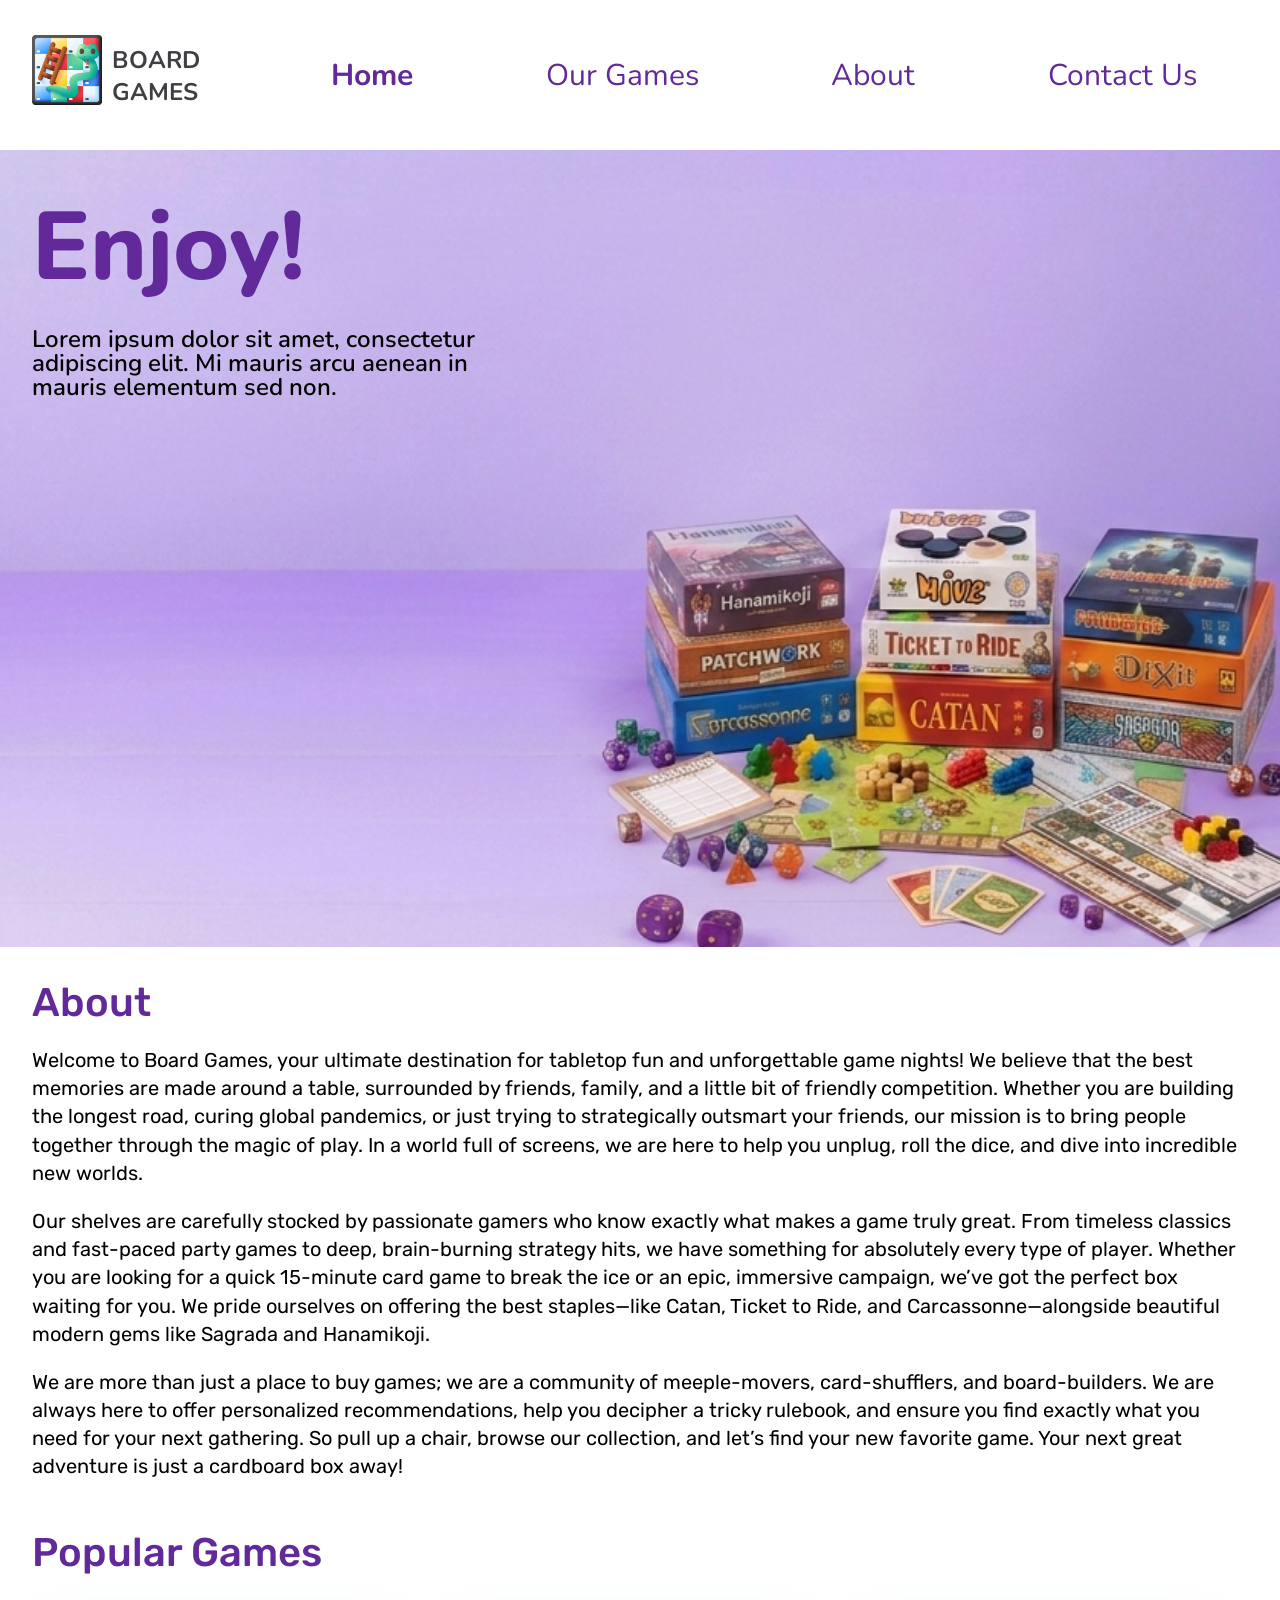
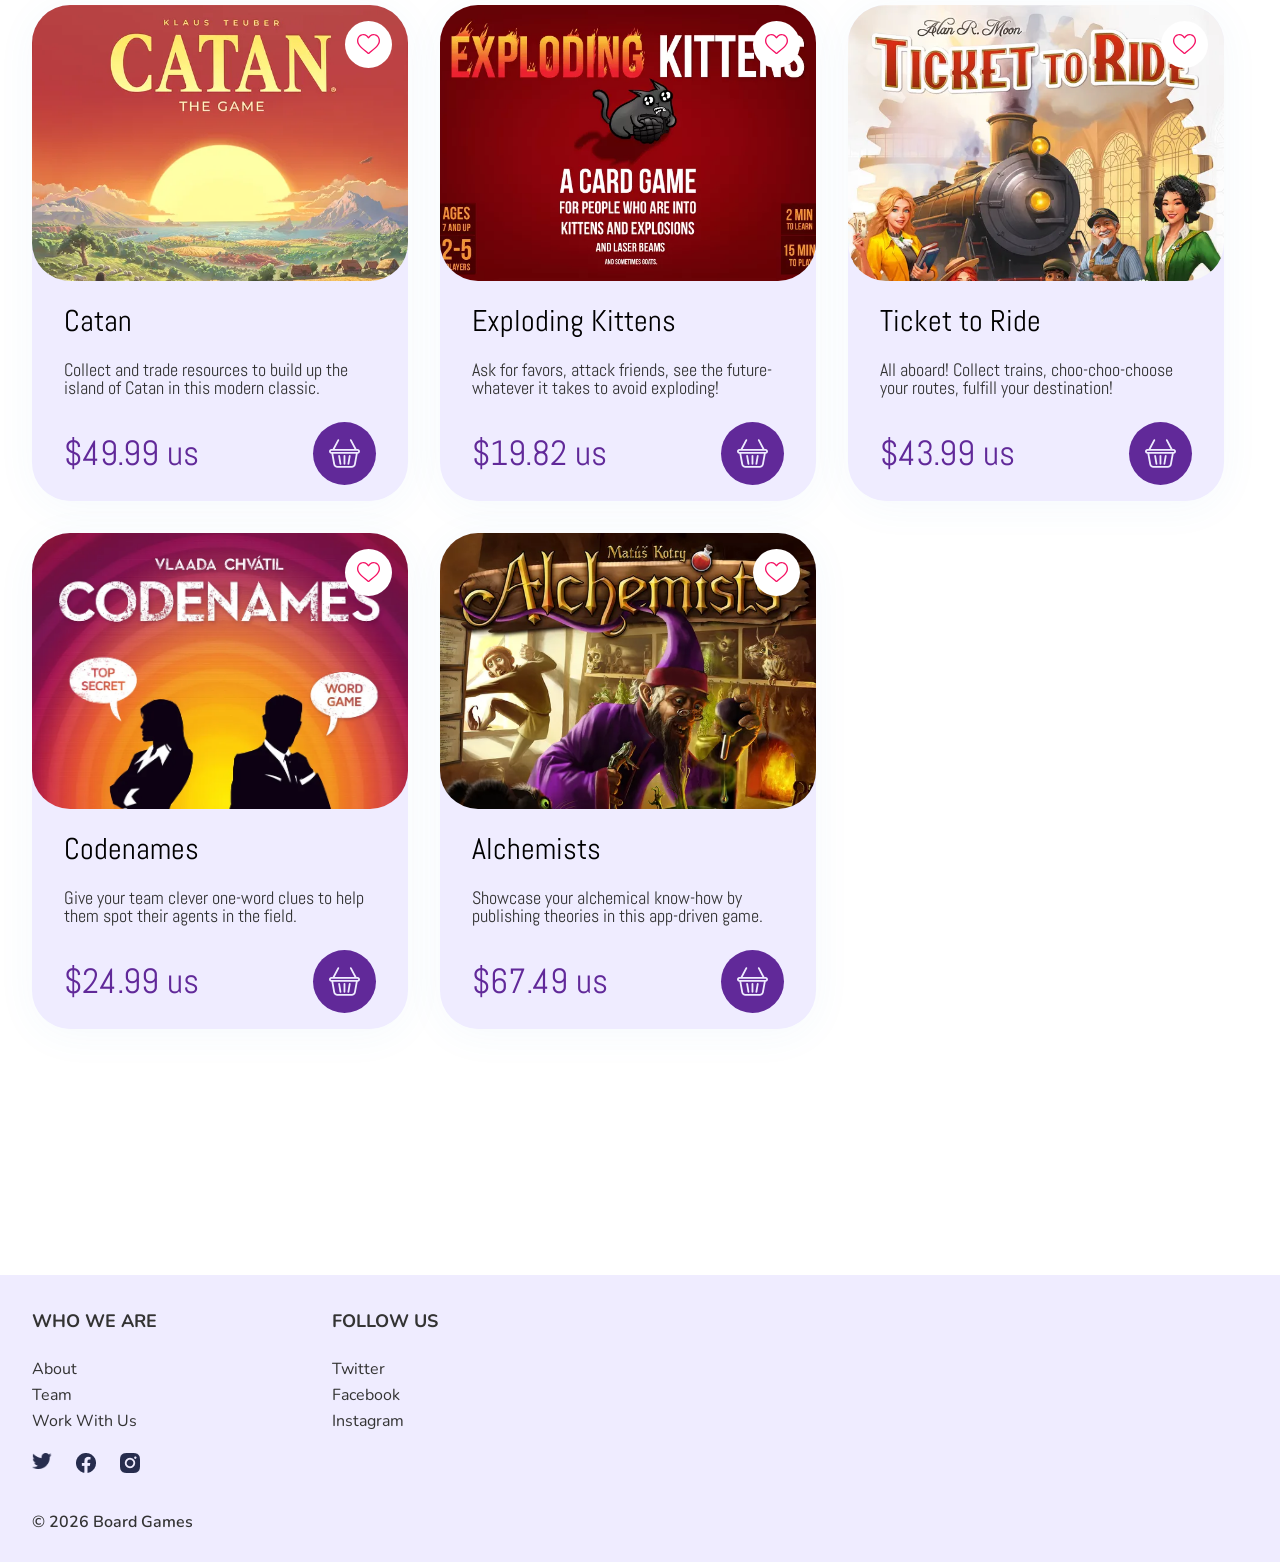
<file: index.html>
<!doctype html>
<html lang="en">
  <head>
    <title>Board Games</title>
    <meta charset="UTF-8" />
    <meta name="viewport" content="width=device-width, initial-scale=1.0" />
    <link rel="preconnect" href="https://fonts.googleapis.com" />
    <link rel="preconnect" href="https://fonts.gstatic.com" crossorigin />
    <link
      href="https://fonts.googleapis.com/css2?family=Abel&family=Nunito:wght@400;700;900&family=Rubik:wght@400;700;900&display=swap"
      rel="stylesheet"
    />
    <link rel="stylesheet" href="css/index.css" />
  </head>

  <body>
    <div id="wrapper">
      <header>
        <div class="logo-wrapper">
          <div class="logo">
            <img src="Assets/Header_Logo.png" alt="Header_Logo" width="70" />
          </div>
          <div class="title">BOARD GAMES</div>
        </div>

        <div class="header-buttons">
          <a class="home" href="#"><b>Home</b></a>
          <a class="shop" href="our-games.html">Our Games</a>
          <a class="about" href="#">About</a>
          <a class="contact" href="#">Contact Us</a>
        </div>
      </header>

      <main>
        <div class="main-img">
          <div class="main-img-texts">
            <div class="main-img-title">
              <h1>Enjoy!</h1>
            </div>
            <div class="main-img-desc">
              <p>
                Lorem ipsum dolor sit amet, consectetur adipiscing elit. Mi
                mauris arcu aenean in mauris elementum sed non.
              </p>
            </div>
          </div>
        </div>

        <div class="about-box">
          <div class="about-header">About</div>
          <div class="about-text">
            <p>
              Welcome to Board Games, your ultimate destination for tabletop fun
              and unforgettable game nights! We believe that the best memories
              are made around a table, surrounded by friends, family, and a
              little bit of friendly competition. Whether you are building the
              longest road, curing global pandemics, or just trying to
              strategically outsmart your friends, our mission is to bring
              people together through the magic of play. In a world full of
              screens, we are here to help you unplug, roll the dice, and dive
              into incredible new worlds.
            </p>

            <p>
              Our shelves are carefully stocked by passionate gamers who know
              exactly what makes a game truly great. From timeless classics and
              fast-paced party games to deep, brain-burning strategy hits, we
              have something for absolutely every type of player. Whether you
              are looking for a quick 15-minute card game to break the ice or an
              epic, immersive campaign, we’ve got the perfect box waiting for
              you. We pride ourselves on offering the best staples—like Catan,
              Ticket to Ride, and Carcassonne—alongside beautiful modern gems
              like Sagrada and Hanamikoji.
            </p>

            <p>
              We are more than just a place to buy games; we are a community of
              meeple-movers, card-shufflers, and board-builders. We are always
              here to offer personalized recommendations, help you decipher a
              tricky rulebook, and ensure you find exactly what you need for
              your next gathering. So pull up a chair, browse our collection,
              and let’s find your new favorite game. Your next great adventure
              is just a cardboard box away!
            </p>
          </div>
        </div>

        <div class="populars-header">Popular Games</div>

        <div class="cards-container">
          <div class="card">
            <div class="card-top">
              <img class="game-img" src="Assets/catan.jpg" alt="Catan Image" />
              <button class="card-heart-btn" aria-label="Add to favorites">
                <img src="Assets/heart-icon.svg" />
              </button>
            </div>

            <div class="card-bottom">
              <h2 class="card-title">Catan</h2>
              <p class="card-description">
                Collect and trade resources to build up the island of Catan in
                this modern classic.
              </p>
              <div class="card-footer">
                <span class="card-price">$49.99 us</span>
                <button class="card-cart-btn" aria-label="Add to Cart">
                  <img src="Assets/shopping-basket.svg" />
                </button>
              </div>
            </div>
          </div>

          <div class="card">
            <div class="card-top">
              <img
                class="game-img"
                src="Assets/explodingkittens.jpg"
                alt="Exploding Kittens Image"
              />
              <button class="card-heart-btn" aria-label="Add to favorites">
                <img src="Assets/heart-icon.svg" />
              </button>
            </div>

            <div class="card-bottom">
              <h2 class="card-title">Exploding Kittens</h2>
              <p class="card-description">
                Ask for favors, attack friends, see the future- whatever it
                takes to avoid exploding!
              </p>
              <div class="card-footer">
                <span class="card-price">$19.82 us</span>
                <button class="card-cart-btn" aria-label="Add to Cart">
                  <img src="Assets/shopping-basket.svg" />
                </button>
              </div>
            </div>
          </div>

          <div class="card">
            <div class="card-top">
              <img
                class="game-img"
                src="Assets/ticketToRide.jpg"
                alt="Ticket to Ride Image"
              />
              <button class="card-heart-btn" aria-label="Add to favorites">
                <img src="Assets/heart-icon.svg" />
              </button>
            </div>

            <div class="card-bottom">
              <h2 class="card-title">Ticket to Ride</h2>
              <p class="card-description">
                All aboard! Collect trains, choo-choo-choose your routes,
                fulfill your destination!
              </p>
              <div class="card-footer">
                <span class="card-price">$43.99 us</span>
                <button class="card-cart-btn" aria-label="Add to Cart">
                  <img src="Assets/shopping-basket.svg" />
                </button>
              </div>
            </div>
          </div>

          <div class="card">
            <div class="card-top">
              <img
                class="game-img"
                src="Assets/codenames.jpg"
                alt="Codenames Image"
              />
              <button class="card-heart-btn" aria-label="Add to favorites">
                <img src="Assets/heart-icon.svg" />
              </button>
            </div>

            <div class="card-bottom">
              <h2 class="card-title">Codenames</h2>
              <p class="card-description">
                Give your team clever one-word clues to help them spot their
                agents in the field.
              </p>
              <div class="card-footer">
                <span class="card-price">$24.99 us</span>
                <button class="card-cart-btn" aria-label="Add to Cart">
                  <img src="Assets/shopping-basket.svg" />
                </button>
              </div>
            </div>
          </div>

          <div class="card">
            <div class="card-top">
              <img
                class="game-img"
                src="Assets/alchemists.jpg"
                alt="Alchemists Image"
              />
              <button class="card-heart-btn" aria-label="Add to favorites">
                <img src="Assets/heart-icon.svg" />
              </button>
            </div>

            <div class="card-bottom">
              <h2 class="card-title">Alchemists</h2>
              <p class="card-description">
                Showcase your alchemical know-how by publishing theories in this
                app-driven game.
              </p>
              <div class="card-footer">
                <span class="card-price">$67.49 us</span>
                <button class="card-cart-btn" aria-label="Add to Cart">
                  <img src="Assets/shopping-basket.svg" />
                </button>
              </div>
            </div>
          </div>
        </div>
      </main>

      <footer>
        <div class="footer-boxes">
          <div class="footer-box">
            <div class="footer-box-title">WHO WE ARE</div>
            <div class="footer-clickables">
              <a class="footer-about" href="#">About</a>
              <a class="footer-team" href="#">Team</a>
              <a class="footer-work" href="#">Work With Us</a>
            </div>
            <div class="social-logos">
              <a href="https://x.com" target="_blank"><img src="Assets/Twitter_logo.png" alt="Twitter logo"/></a>
              <a href="https://facebook.com" target="_blank"><img src="Assets/Facebook_logo.png" alt="Facebook logo"/></a>
              <a href="https://instagram.com" target="_blank"><img src="Assets/Instagram_logo.png" alt="Instagram logo"/></a>
            </div>
          </div>

          <div class="footer-box">
            <div class="footer-box-title">FOLLOW US</div>
            <div class="footer-clickables">
              <a class="footer-twitter" href="https://x.com" target="_blank">Twitter</a>
              <a class="footer-facebook" href="https://facebook.com" target="_blank">Facebook</a>
              <a class="footer-instagram" href="https://instagram.com" target="_blank">Instagram</a>
            </div>
          </div>
        </div>
        <div class="copyright">© 2026 Board Games</div>
      </footer>
    </div>
  </body>
</html>
</file>
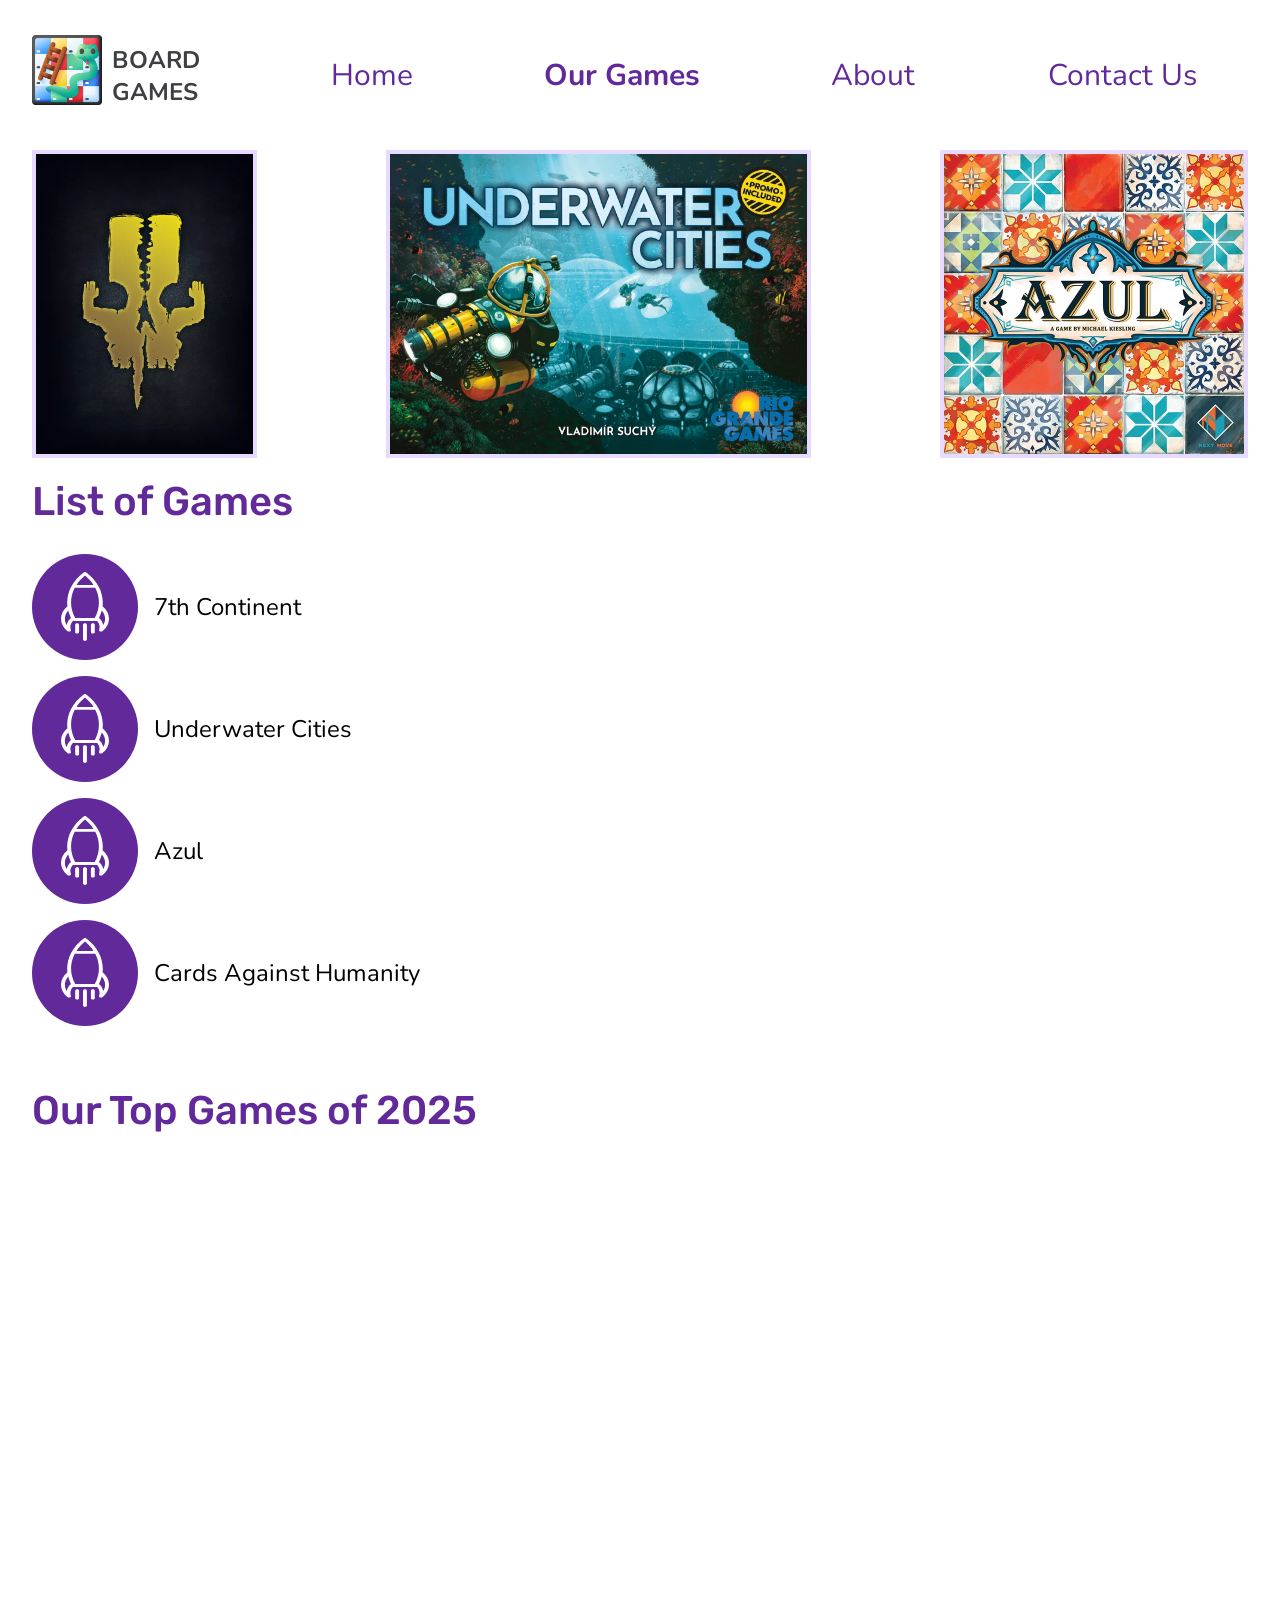
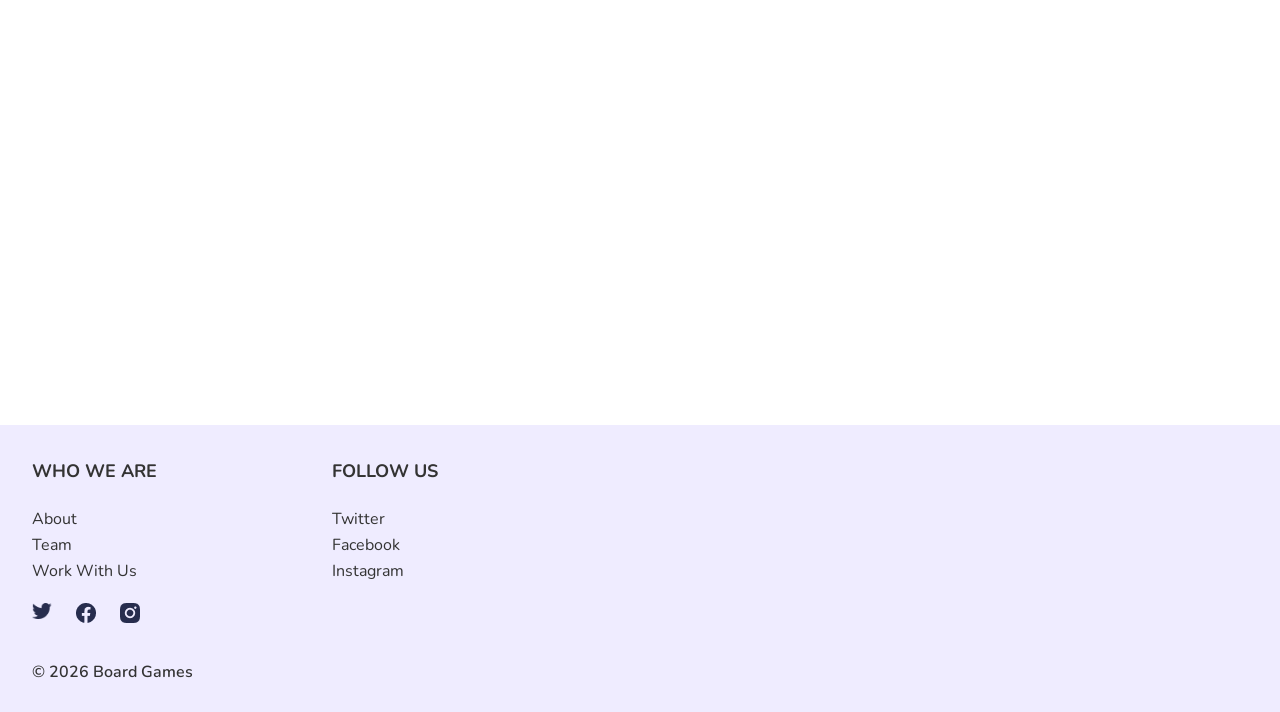
<file: our-games.html>
<!doctype html>
<html lang="en">
  <head>
    <meta charset="UTF-8" />
    <meta name="viewport" content="width=device-width, initial-scale=1.0" />
    <link rel="stylesheet" href="css/index.css" />
    <link rel="stylesheet" href="css/our-games.css" />
    <title>Our Games</title>
  </head>
  <body>
    <div id="wrapper">
      <header>
        <div class="logo-wrapper">
          <div class="logo">
            <img src="Assets/Header_Logo.png" alt="Header_Logo" width="70" />
          </div>
          <div class="title">BOARD GAMES</div>
        </div>

        <div class="header-buttons">
          <a class="home" href="index.html">Home</a>
          <a class="shop" href="#"><b>Our Games</b></a>
          <a class="about" href="#">About</a>
          <a class="contact" href="#">Contact Us</a>
        </div>
      </header>

      <main>
        <div class="header-games-imgs">
          <img src="Assets/7th-continent.jpg" />
          <img src="Assets/underwater-cities.jpg" />
          <img src="Assets/azul.jpg" />
        </div>

        <h2 class="game-list-title">List of Games</h2>
        <div class="game-list">
          <ul>
            <li>
              <img src="Assets/rocket-icon.svg" /><span>7th Continent</span>
            </li>
            <li>
              <img src="Assets/rocket-icon.svg" /><span>Underwater Cities</span>
            </li>
            <li><img src="Assets/rocket-icon.svg" /><span>Azul</span></li>
            <li>
              <img src="Assets/rocket-icon.svg" /><span
                >Cards Against Humanity</span
              >
            </li>
          </ul>
        </div>

        <h2 class="yt-title">Our Top Games of 2025</h2>
        <iframe
          width="100%"
          height="600"
          src="https://www.youtube.com/embed/b7oAU0Q6TZI?si=ELrT2iNQ0gy-Nk26"
          title="YouTube video player"
          frameborder="0"
          allow="
            accelerometer;
            autoplay;
            clipboard-write;
            encrypted-media;
            gyroscope;
            picture-in-picture;
            web-share;
          "
          referrerpolicy="strict-origin-when-cross-origin"
          allowfullscreen
        ></iframe>
      </main>

      <footer>
        <div class="footer-boxes">
          <div class="footer-box">
            <div class="footer-box-title">WHO WE ARE</div>
            <div class="footer-clickables">
              <a class="footer-about" href="#">About</a>
              <a class="footer-team" href="#">Team</a>
              <a class="footer-work" href="#">Work With Us</a>
            </div>
            <div class="social-logos">
              <a href="https://x.com" target="_blank"><img src="Assets/Twitter_logo.png" alt="Twitter logo"/></a>
              <a href="https://facebook.com" target="_blank"><img src="Assets/Facebook_logo.png" alt="Facebook logo"/></a>
              <a href="https://instagram.com" target="_blank"><img src="Assets/Instagram_logo.png" alt="Instagram logo"/></a>
            </div>
          </div>

          <div class="footer-box">
            <div class="footer-box-title">FOLLOW US</div>
            <div class="footer-clickables">
              <a class="footer-twitter" href="https://x.com" target="_blank">Twitter</a>
              <a class="footer-facebook" href="https://facebook.com" target="_blank">Facebook</a>
              <a class="footer-instagram" href="https://instagram.com" target="_blank">Instagram</a>
            </div>
          </div>
        </div>
        <div class="copyright">© 2026 Board Games</div>
      </footer>
    </div>
  </body>
</html>
</file>
<file: css/index.css>
@import url("https://fonts.googleapis.com/css2?family=Abel&family=Nunito:wght@400;700;900&family=Rubik:wght@400;700;900&display=swap");

#wrapper {
    max-width: 1400px;
    margin: 0 auto;
    padding: 0px 32px;
}

header {
    font-size: 30px;
    width: 100%;
    height: 150px;
    display: flex;
    align-items: center;
    justify-content: flex-start;
    padding-top: 1px;
    box-sizing: border-box;
}

.logo-wrapper{
    display: flex;
    flex-direction: row;
    justify-content: center;
    align-items: center;
}

.title{
    font-weight: 700;
    padding-left: 10px;
    color: #3E3F43;
    font-size: 24px;
}

.header-buttons,
.header-buttons a{
    width: 100%;
    display: flex;
    color: #612999;
    font-weight: 400;
    align-items: center;
    justify-content: space-evenly;
    text-decoration: none;
}

.header-buttons a:hover{
    cursor: pointer;
    color: purple;
}

.home{
    font-weight: 700;
}

body{
    background-color: white;
    font-family: 'Nunito',sans-serif;
    overflow-x: hidden;
    margin: 0
}

main{
    display: flex;
    flex-direction: column;
    gap: 32px;
}

.main-img{
    width: 100vw;
    height: 797px;
    margin-left: calc(50% - 50vw);
    background-image: url(../Assets/background_img.png);
    background-repeat: no-repeat;
    background-size: cover;
    display: flex;
    flex-direction: row;
    align-items: flex-start;
    justify-content: flex-start;
    box-sizing: border-box;
}

.main-img-texts{
    padding: 32px;
    display: flex;
    flex-direction: column;
}

.main-img-title{
    height: 131px;
    width: 448px;
    display: flex;
    align-items: center;
}

.main-img-title > h1{
    line-height: 100%;
    color: #612999;
    font-size: 96px;
    font-weight: 800;
}

.main-img-desc{
    height: 99px;
    width: 448px;
    display: flex;
    align-items: center;
}

.main-img-desc > p{
    line-height: 100%;
    font-size: 24px;
    font-weight: 600;
}

.about-box{
    font-family: "Rubik",sans-serif;
    display: flex;
    flex-direction: column;
    align-items: flex-start;
}

.about-header{
    font-weight: 500;
    font-size: 40px;
    color: #612999;
}

.about-text{
    font-size: 20px;
    font-weight: 400;
    color: black;
    line-height: 141%;
}

.populars-header{
    font-family: "Rubik",sans-serif;
    font-weight: 500;
    font-size: 40px;
    color: #612999;
    line-height: 40px;
}

.cards-container{
    font-family: Abel;
    min-height: 1000px;
    display: flex;
    flex-direction: row;
    flex-wrap: wrap;
    justify-content: start;
    align-items: start;
    width: 100%;
    gap: 32px;
}

.card{
    background-color: #EFECFF;
    height: 496px;
    width: 376px;
    border-radius: 38px;
    box-shadow: 0px 6px 40px 0px rgba(57, 132, 187, 0.05);
}

.card-top{
    position: relative;
}

.game-img{
    width: 100%;
    height: 276px;
    object-fit: cover;
    object-position: top;
    border-radius: 38px;
    display: block;
}

.card-heart-btn {
  position: absolute;
  top: 16px;
  right: 16px;
  background-color: white;
  border: none;
  width: 47px;
  height: 47px;
  border-radius: 50%;
  display: flex;
  justify-content: center;
  align-items: center;
  cursor: pointer;
}

.card-heart-btn img {
  width: 23px;
  height: 20px;
  object-fit: contain;
}

.card-bottom {
  display: flex;
  flex-direction: column;
  padding: 0px 32px;
}

.card-title {
  font-size: 30px;
  font-weight: 400;
  line-height: 100%;
  color: #000000;
  margin-bottom: 7px;
}

.card-description {
  font-size: 18px;
  color: #333333;
  line-height: 100%;
}

.card-footer {
  display: flex;
  justify-content: space-between;
  align-items: center;
  margin-top: 7px;
}

.card-price {
  font-size: 35px;
  font-weight: 400;
  line-height: 100%;
  color: #612999;
}

.card-cart-btn {
  background-color: #612999;
  border: none;
  width: 63px;
  height: 63px;
  border-radius: 50%;
  display: flex;
  justify-content: center;
  align-items: center;
  cursor: pointer;
  transition: background-color 0.2s;
}

.card-cart-btn:hover {
  background-color: #4527a0;
}

.card-cart-btn img {
  width: 31px;
  height: 31px;
  object-fit: contain;
}

footer{
    margin-top: 246px;
    height: 287px;
    width: 100vw;
    margin-left: calc(50% - 50vw);
    font-size: 16px;
    font-weight: 400;
    line-height: 100%;
    background-color:#EFECFF;
    color: #333333;
    padding: 32px;
    display: flex;
    flex-direction: column;
    justify-content: space-between;
    box-sizing: border-box;
}

.footer-boxes{
    display: flex;
    width: 500px;
}

.footer-box{
    display: flex;
    flex-direction: column;
    align-items: flex-start;
}

.footer-box-title{
    font-weight: 700;
    font-size: 18px;
    line-height: 28px;
    margin-bottom: 16px;
}

.footer-clickables{
    width: 300px;
    align-items: flex-start;
    display: flex;
    flex-direction: column;
}

.footer-clickables a:hover{
    cursor: pointer;
    color: blueviolet;
}

.footer-clickables a{
    margin-top: 10px;
    text-decoration: none;
    color: #333333;
}

.social-logos{
    padding-top: 24px;
    display: flex;
    gap: 24px;
}

.social-logos a:hover{
    transform: scale(1.2);
    cursor: pointer;
}

.social-logos a img{
    width: 20px;
}

.copyright{
    font-weight: 600;
}
</file>
<file: css/our-games.css>
.header-games-imgs{
    height: 300px;
    display: flex;
    justify-content: space-between;
}

.header-games-imgs img{
    height: 100%;
    border: 4px solid #E6DBFE
}

.game-list-title{
    color: #612999;
    font-family: "Rubik",sans-serif;
    font-weight: 500;
    font-size: 40px;
    line-height: 40px;
    margin: 0;
}

.game-list{
    max-width: 540px;
}

.game-list ul{
    list-style: none;
    margin: 0;
    padding: 0;
    display: flex;
    flex-direction: column;
    gap: 16px;
}

.game-list li{
    display: flex;
    align-items: center;
    gap: 16px;
}

.game-list img{
    width: 70px;
    height: 70px;
    border-radius: 50%;
    padding: 18px;
    background-color: #612999;
    object-fit: contain;
}

.game-list li span{
    font-size: 24px;
    font-weight: 400;
    color: #000000;
    line-height: 14px;
}

.yt-title{
    margin-bottom: 16px;
    color: #612999;
    font-family: "Rubik",sans-serif;
    font-weight: 500;
    font-size: 40px;
    line-height: 40px;
}
</file>
